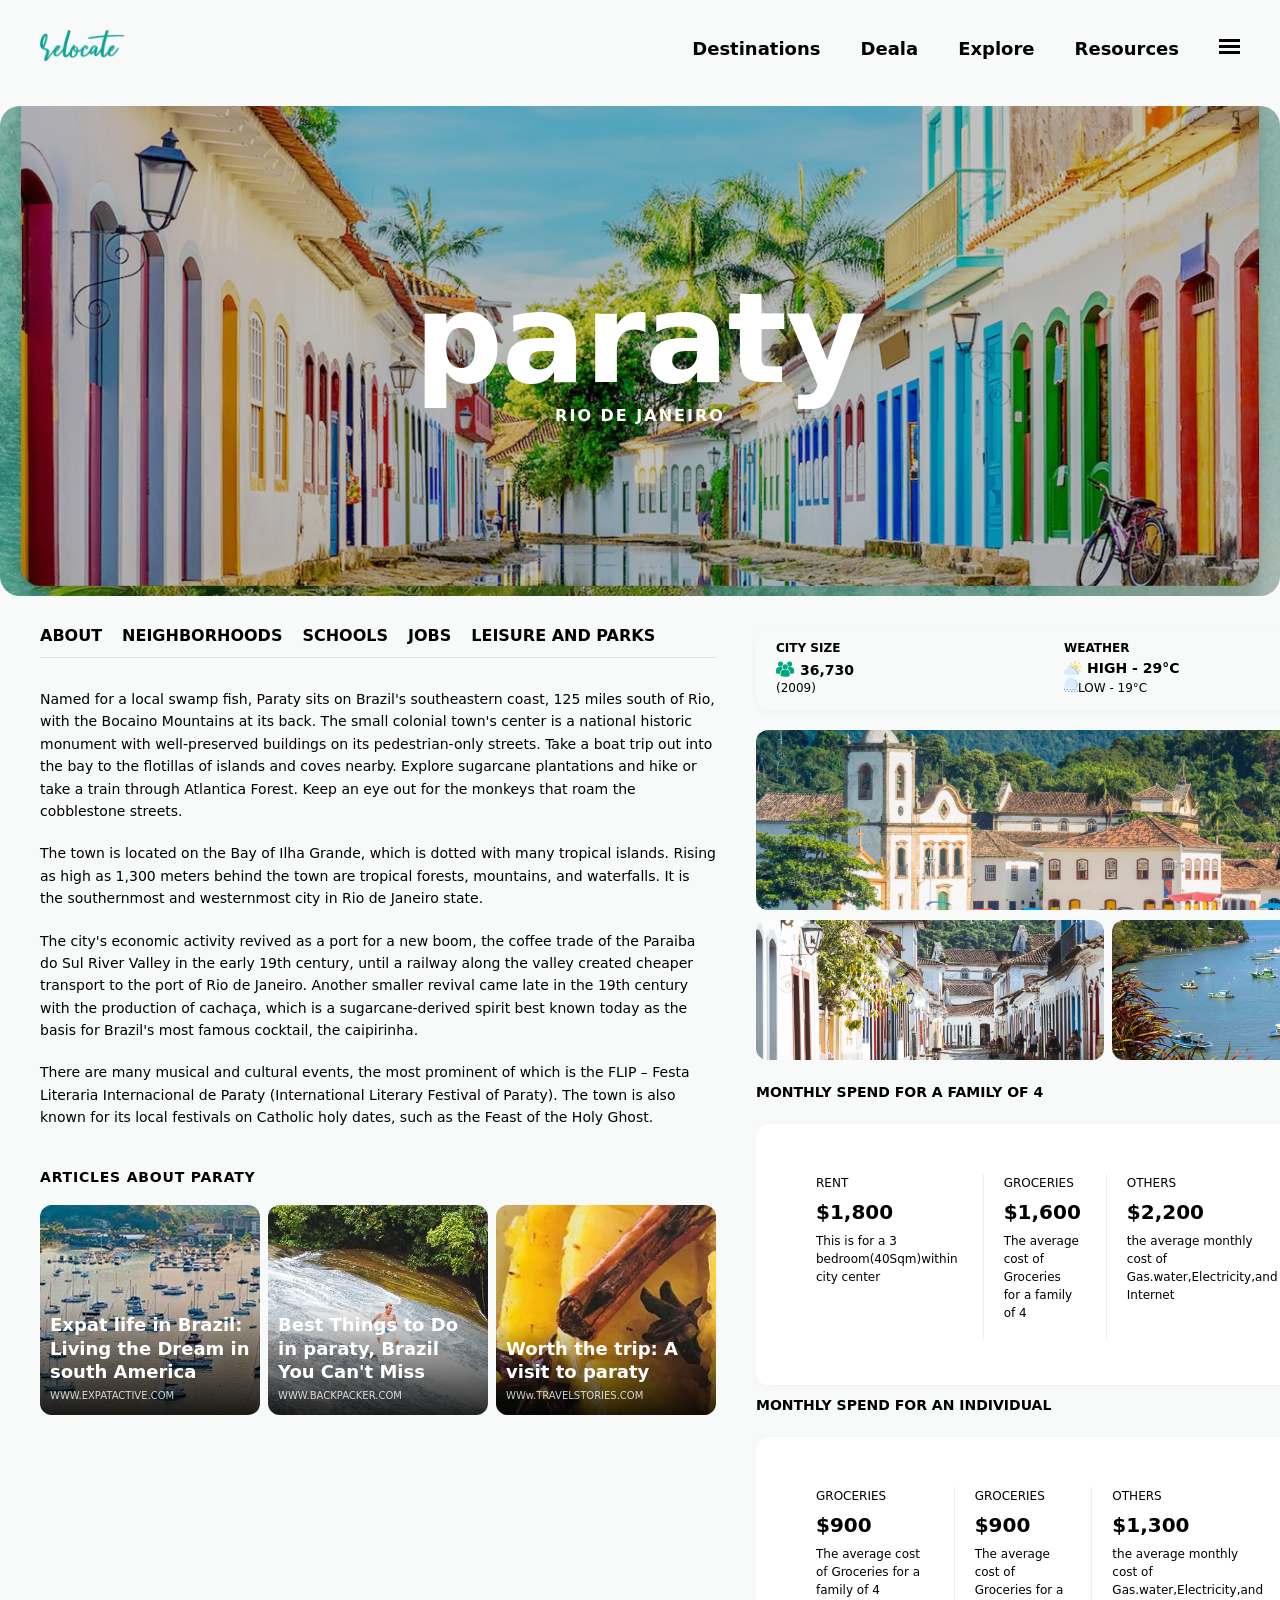
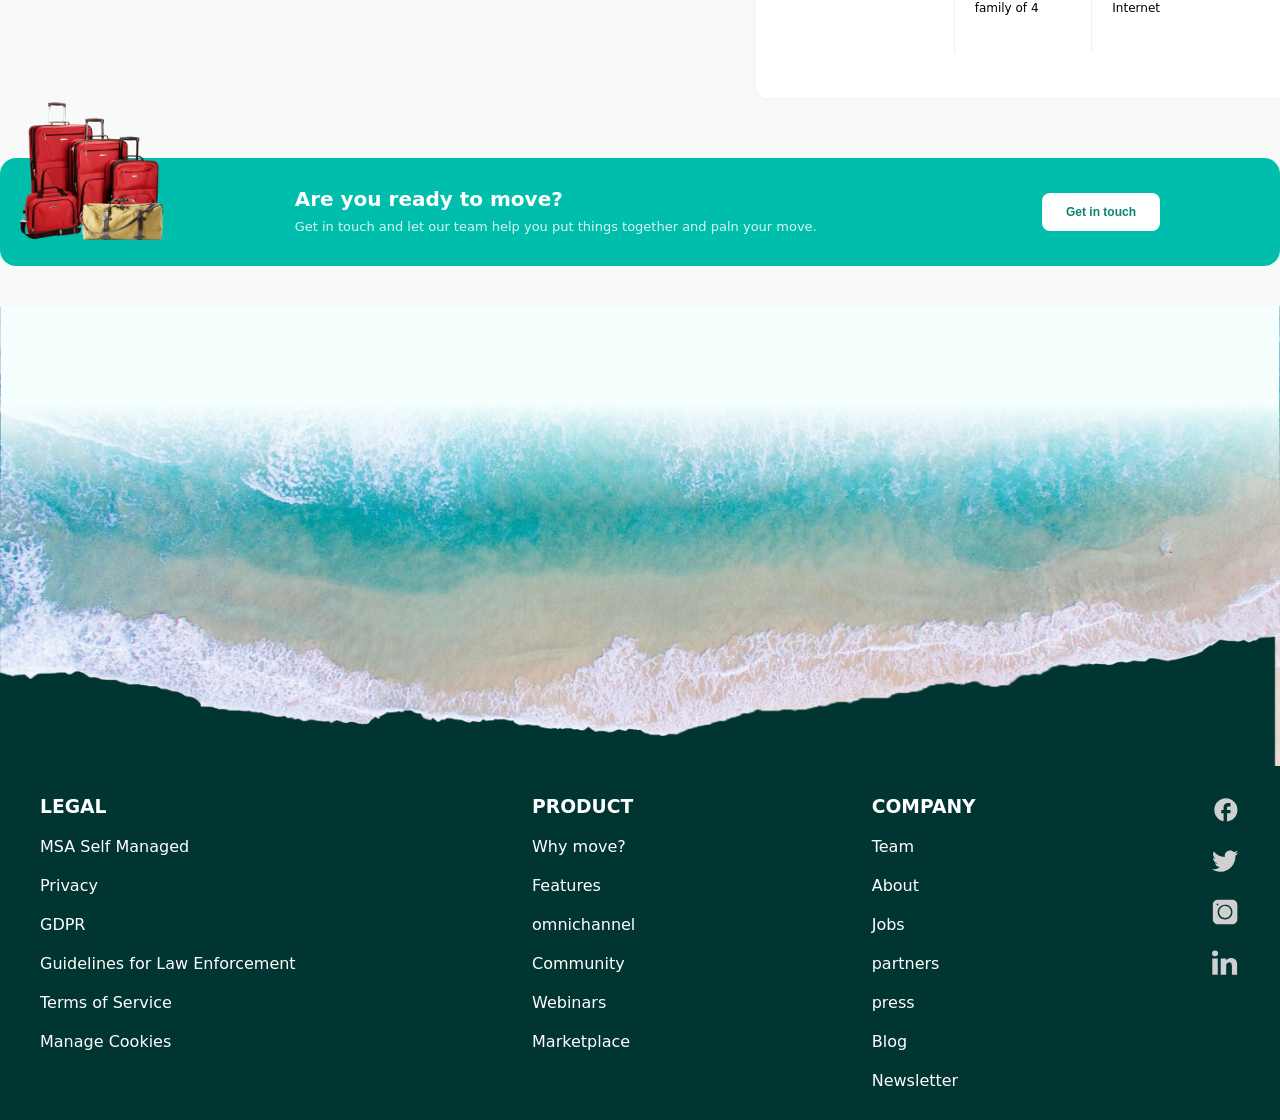
<file: paraty.html>
<!doctype html>
<main lang="en">
  <head>
    <meta charset="UTF-8" />
    <meta name="viewport" content="width=device-width, initial-scale=1.0" />
    <title>paraty</title>
    <link rel="stylesheet" href="paraty.css" />
  </head>
  <main>
    <header>
      <div class="logo">
        <img src="assets/image/relocate.png" alt="relocate" />
      </div>
      <div class="navbar">
        <nav>
          <a href="#">Destinations</a>
          <a href="#">Deala</a>
          <a href="#">Explore</a>
          <a href="#">Resources</a>
          <button type="button" aria-label="button">
            <img src="assets/icon/Group 34.svg" alt="Get more" />
          </button>
        </nav>
      </div>
    </header>
    <main>
      <header class="hero-banner" style="background-image: url('assets/image/Rectangle\ 17.png'), url('assets/image/Rectangle\ 3.png'),
     url('assets/image/image.png')";>
    <div class="hero-overlay">
      <h1>paraty</h1>
      <p class="hero-subtitle">RIO DE JANEIRO</p>
    </div>
  </header>
      <div class="container">
        <section class="left__column">
          <nav class="tabs">
            <a href="#" class="tab">ABOUT</a>
            <a href="#" class="tab">NEIGHBORHOODS</a>
            <a href="#" class="tab">SCHOOLS</a>
            <a href="#" class="tab">JOBS</a>
            <a href="#" class="tab">LEISURE AND PARKS</a>
          </nav>
          <section class="description">
            <p>
              Named for a local swamp fish, Paraty sits on Brazil's southeastern
              coast, 125 miles south of Rio, with the Bocaino Mountains at its
              back. The small colonial town's center is a national historic
              monument with well-preserved buildings on its pedestrian-only
              streets. Take a boat trip out into the bay to the flotillas of
              islands and coves nearby. Explore sugarcane plantations and hike
              or take a train through Atlantica Forest. Keep an eye out for the
              monkeys that roam the cobblestone streets.
            </p>
            <p>
              The town is located on the Bay of Ilha Grande, which is dotted
              with many tropical islands. Rising as high as 1,300 meters behind
              the town are tropical forests, mountains, and waterfalls. It is
              the southernmost and westernmost city in Rio de Janeiro state.
            </p>
            <p>
              The city's economic activity revived as a port for a new boom, the
              coffee trade of the Paraiba do Sul River Valley in the early 19th
              century, until a railway along the valley created cheaper
              transport to the port of Rio de Janeiro. Another smaller revival
              came late in the 19th century with the production of cachaça,
              which is a sugarcane-derived spirit best known today as the basis
              for Brazil's most famous cocktail, the caipirinha.
            </p>
            <p>
              There are many musical and cultural events, the most prominent of
              which is the FLIP – Festa Literaria Internacional de Paraty
              (International Literary Festival of Paraty). The town is also
              known for its local festivals on Catholic holy dates, such as the
              Feast of the Holy Ghost.
            </p>
          </section>
          <section class="articles">
            <h2>ARTICLES ABOUT PARATY</h2>
            <div class="article__grid">
              <div class="article__card" style="background-image: url('assets/image/image\ 01.png');">
              <div class="article__txt">
                <h3>Expat life in Brazil: Living the Dream in south America</h3>
                <span>WWW.EXPATACTIVE.COM</span>
              </div>
              </div>
              <div class="article__card" style="background-image: url('assets/image/image\ 02.png');">
              <div class="article__txt">
                <h3>Best Things to Do in paraty, Brazil You Can't Miss</h3>
                <span>WWW.BACKPACKER.COM</span>
              </div>
              </div>
              <div class="article__card" style="background-image: url('assets/image/image\ 03.png');">
              <div class="article__txt">
                <h3>Worth the trip: A visit to paraty</h3>
                <span>WWw.TRAVELSTORIES.COM</span>
              </div>
              </div>
            </div>
          </section>
        </section>
    <aside class="right__column">
      <div class="stats__header">
        <div class="stat__item">
          <span class="stat--title">CITY SIZE</span>
          <div class="stat-value"><img src="assets/icon/multiple-users-silhouette 1.svg">36,730</div>
          <span class="stat-sub">(2009)</span>
        </div>
        <div class="stat__item">
          <span class="stat--title">WEATHER</span>
          <div class="stat-value"> <img src="assets/icon/Sun.svg">HIGH - 29°C</div>
          <span class="stat-sub"><img src="assets/icon/snow.png">LOW - 19°C</span>
        </div>
        <div class="stat-item">
          <span class="stat--title">SAFETY</span>
          <div class="stat-value"><img src="assets/icon/star copy 1.png"> 4.8</div>
        </div>
      </div>
      <div class="gallery">
        <img src="assets/image/Rectangle 20.png" alt="paraty view" class="gallery__img-main">
        <div class="gallery__sub">
          <img src="assets/image/Rectangle 21.png" alt="sub view 1">
          <div class="gallery__btn--wrapper">
            <img src="assets/image/Rectangle 22.png" alt="sub view 2">
            <button type="button" aria-label="see all photos" class="see-all-btn">
              <img src="assets/icon/image 9.svg" alt="see">See all photos
            </button>
          </div>
        </div>
      </div>
      <div class="cost__section">
        <span class="cost__title">MONTHLY SPEND FOR A FAMILY OF 4</span>
        <div class="cost__card">
        <div class="cost__grid">
          <div class="cost__item">
            <p>RENT</p>
            <span>$1,800</span>
            <p>This is for a 3 bedroom(40Sqm)within city center</p>
          </div>
          <div class="cost__item">
            <p>GROCERIES</p>
            <span>$1,600</span>
            <p>The average cost of Groceries for a family of 4</p>
          </div>
          <div class="cost__item">
            <p>OTHERS</p>
            <span>$2,200</span>
            <p>the average monthly cost of Gas.water,Electricity,and Internet</p>
          </div>
          <div class="cost__item">
            <p>TOTAl</p>
            <span>$5,600</span>
            <p>this is the average monthly spending for a family of four(4)</p>
          </div>
        </div>
      </div>
      <div class="cost__section">
        <span class="cost__title">MONTHLY SPEND FOR AN INDIVIDUAL</span>
        <div class="cost__card">
        <div class="cost__grid">
          <div class="cost__item">
            <p>GROCERIES</p>
            <span>$900</span>
            <p>The average cost of Groceries for a family of 4</p>
          </div>
          <div class="cost__item">
            <p>GROCERIES</p>
            <span>$900</span>
            <p>The average cost of Groceries for a family of 4</p>
          </div>
          <div class="cost__item">
            <p>OTHERS</p>
            <span>$1,300</span>
            <p>the average monthly cost of Gas.water,Electricity,and Internet</p>
          </div>
          <div class="cost__item">
            <p>TOTAl</p>
            <span>$3,300</span>
            <p>this is the average monthly spending for a family of four(4)</p>
          </div>
        </div>
      </div>
    </aside>
  </div>
  <section class="cta__banner">
    <div class="cta__images">
      <img src="assets/image/suitcase.png" alt="suitcase" class="suitcase">
    </div>
    <div class="cta__content">
      <h3>Are you ready to move?</h3>
      <p>Get in touch and let our team help you put things together and paln your move.</p>
    </div>
    <button type="button" aria-label="get more" class="cta__button">Get in touch</button>
       </section>
      </main>
      <footer>
      <div class="footer__banner">
        <img src="assets/image/Group 274.png" alt="sea" />
      </div>
      <div class="footer__content">
        <div class="footer__column">
          <h3>LEGAL</h3>
          <a href="#">MSA Self Managed</a>
          <a href="#">Privacy</a>
          <a href="#">GDPR</a>
          <a href="#">Guidelines for Law Enforcement</a>
          <a href="#">Terms of Service</a>
          <a href="#">Manage Cookies</a>
        </div>
        <div class="footer__column">
          <h3>PRODUCT</h3>
          <a href="#">Why move?</a>
          <a href="#">Features</a>
          <a href="#">omnichannel</a>
          <a href="#">Community</a>
          <a href="#">Webinars</a>
          <a href="#">Marketplace</a>
        </div>
        <div class="footer__column">
          <h3>COMPANY</h3>
          <a href="#">Team</a>
          <a href="#">About</a>
          <a href="#">Jobs</a>
          <a href="#">partners</a>
          <a href="#">press</a>
          <a href="#">Blog</a>
          <a href="#">Newsletter</a>
        </div>
        <div class="footer__social">
          <a href="#">
            <img src="assets/icon/facebook-24px 1.svg" alt="facebook" />
          </a>
          <a href="#">
            <img src="assets/icon/twitter (1) 1.svg" alt="twitter" />
          </a>
          <a href="#">
            <img src="assets/icon/instagram 1.svg" alt="instagram" />
          </a>
          <a href="#">
            <img src="assets/icon/linkedin-logo 1.svg" alt="linkedin" />
          </a>
        </div>
      </div>
    </footer>
  </body>
</html>
</file>
<file: paraty.css>
*,
* ::before,
* ::after {
  padding: 0;
  margin: 0;
  box-sizing: border-box;
}
body {
  font-family:
    system-ui,
    -apple-system,
    BlinkMacSystemFont,
    "Segoe UI",
    Roboto,
    Oxygen,
    Ubuntu,
    Cantarell,
    "Open Sans",
    "Helvetica Neue",
    sans-serif;
  color: black;
  background-color: #f7faf8;
}
header {
  width: 100%;
  max-width: none;
  display: flex;
  align-items: center;
  justify-content: space-between;
  padding: 30px 40px;
}

.logo img {
  height: 32px;
  width: auto;
}
.navbar nav {
  display: flex;
  align-items: center;
  gap: 40px;
}

.navbar nav a {
  text-decoration: none;
  color: black;
  font-size: 18px;
  font-weight: 700;
}
.navbar button {
  border: none;
  background: none;
  cursor: pointer;
}
main {
  width: 100%;
  padding: 0;
}
.hero-banner {
  width: 100%;
  height: 490px;
  margin: 10px auto 0;
  border-radius: 20px;
  background-size: cover;
  background-position: center;
  position: relative;
  display: flex;
  justify-content: center;
  align-items: center;
  overflow: hidden;
}

.hero-overlay {
  text-align: center;
  color: #fff;
}

.hero-overlay h1 {
  font-size: 124px;
  font-weight: 700;
  letter-spacing: -1px;
  line-height: 1;
}

.hero-subtitle {
  font-size: 16px;
  letter-spacing: 2px;
  font-weight: 700;
  margin-top: 5px;
}
.container {
  display: grid;
  grid-template-columns: 1fr 1fr;
  gap: 40px;
  margin-top: 30px;
  width: calc(100% - 80px);
  margin: 30px 40px 0;
}
.tabs {
  display: flex;
  gap: 20px;
  padding-bottom: 12px;
  border-bottom: 1px solid #e0e0e0;
  margin-bottom: 30px;
}
.tab {
  text-decoration: none;
  font-size: 16px;
  font-weight: 700;
  color: black;
  letter-spacing: 0.5;
  position: relative;
}
.tab.active {
  color: #000;
}
.description p {
  font-size: 14px;
  line-height: 1.6;
  margin-bottom: 20px;
}
.articles {
  margin-top: 40px;
}
.articles h2 {
  font-size: 14px;
  font-weight: 700;
  letter-spacing: 0.8px;
  margin-bottom: 20px;
}
.article__grid {
  display: grid;
  grid-template-columns: repeat(3, 1fr);
  gap: 8px;
}
.article__card {
  height: 210px;
  width: 220px;
  border-radius: 12px;
  background-size: cover;
  background-position: center;
  position: relative;
  overflow: hidden;
  display: flex;
  align-items: flex-end;
}
.article__txt {
  background: linear-gradient(transparent, rgba(0, 0, 0, 0.85));
  padding: 12px 10px;
  color: #fff;
  width: 100%;
}
.article__txt h3 {
  font-size: 18px;
  line-height: 1.3;
  font-weight: 600;
}
.article__txt span {
  font-size: 10px;
  opacity: 0.8;
}
.right__column {
  display: flex;
  flex-direction: column;
  gap: 20px;
}
.stats__header {
  display: flex;
  justify-content: space-between;
  padding: 15px 20px;
  border-radius: 12px;
  box-shadow: 0 2px 10px rgba(0, 0, 0, 0.03);
}
.stat__item {
  display: flex;
  flex-direction: column;
}
.stat--title {
  font-size: 12px;
  font-weight: 700;
  margin-bottom: 5px;
}
.stat-value {
  font-size: 14px;
  font-weight: 700;
  display: flex;
  align-items: center;
  gap: 5px;
}
.stat-sub {
  font-size: 12px;
  margin-top: 2px;
}
.gallery {
  display: flex;
  flex-direction: column;
  gap: 10px;
}

.gallery__img-main {
  width: 100%;
  height: 180px;
  object-fit: cover;
  border-radius: 12px;
}

.gallery__sub {
  display: grid;
  grid-template-columns: 1fr 1fr;
  gap: 8px;
}

.gallery__sub img {
  width: 100%;
  height: 140px;
  object-fit: cover;
  border-radius: 12px;
}

.gallery__btn--wrapper {
  position: relative;
}

.see-all-btn {
  position: absolute;
  bottom: 8px;
  right: 8px;
  background: rgba(0, 0, 0, 0.7);
  color: white;
  border: none;
  padding: 6px 10px;
  border-radius: 6px;
  font-size: 10px;
  cursor: pointer;
  display: flex;
  align-items: center;
  gap: 4px;
}
.see-all-btn img {
  width: 18px;
  height: 18px;
  object-fit: contain;
}
.cost__section {
  display: flex;
  flex-direction: column;
  gap: 12px;
}

.cost__card {
  background: #fff;
  padding: 18px 20px;
  border-radius: 12px;
  box-shadow: 0 2px 10px rgba(0, 0, 0, 0.03);
  padding: 45px 60px;
}

.cost__title {
  font-size: 14px;
  font-weight: 700;
  color: black;
  display: block;
  margin-bottom: 12px;
}

.cost__grid {
  display: grid;
  grid-template-columns: repeat(4, 1fr);
  gap: 25px;
  padding-top: 5px;
  border-top: none;
}

.cost__item span {
  font-size: 20px;
  font-weight: 700;
  color: black;
  display: block;
  margin: 8px 0;
}

.cost__item p {
  font-size: 12px;
  font-weight: 400;
  color: #000;
  line-height: 1.5;
}
.cost__item + .cost__item {
  border-left: 1px solid #eee;
  padding-left: 20px;
}
.cta__banner {
  background-color: #00beac;
  color: white;
  border-radius: 16px;
  padding: 24px 40px;
  padding-left: 20px;
  display: flex;
  gap: 24px;
  align-items: center;
  margin: 60px 0 40px 0;
  position: relative;
}

.cta__images {
  display: flex;
  align-items: flex-end;
  position: relative;
  flex-shrink: 0;
}

.cta__images img.suitcase {
  height: 140px;
  object-fit: contain;
  margin-top: -80px;
  position: relative;
  z-index: 2;
}

.cta__content {
  flex: 1;
}

.cta__content h3 {
  font-size: 20px;
  font-weight: 600;
  margin-bottom: 6px;
  margin-left: 100px;
}

.cta__content p {
  font-size: 13px;
  opacity: 0.85;
  line-height: 1.5;
  margin-left: 100px;
}

.cta__button {
  background-color: white;
  color: #0c826b;
  border: none;
  padding: 16px 30px;
  border-radius: 4px;
  font-size: 14px;
  font-weight: 600;
  cursor: pointer;
  white-space: nowrap;
  transition: opacity 0.2s ease;
  margin-right: 80px;
}

.cta__button:hover {
  opacity: 0.9;
}
.cta__button {
  background-color: white;
  color: #0c826b;
  border: none;
  padding: 12px 24px;
  border-radius: 8px;
  font-size: 12px;
  font-weight: 700;
  cursor: pointer;
  white-space: nowrap;
}

footer {
  background-color: #003531;
  color: white;
}

.footer__banner img {
  width: 100%;
  height: 100%;
  object-fit: cover;
  display: block;
}
.footer__content {
  display: flex;
  justify-content: space-between;
  padding: 30px 40px;
}
.footer__column,
.footer__social {
  display: flex;
  flex-direction: column;
  gap: 20px;
}
.footer__column a {
  color: white;
  font-size: 16px;
}
.footer__column a:link {
  text-decoration: none;
}
</file>
